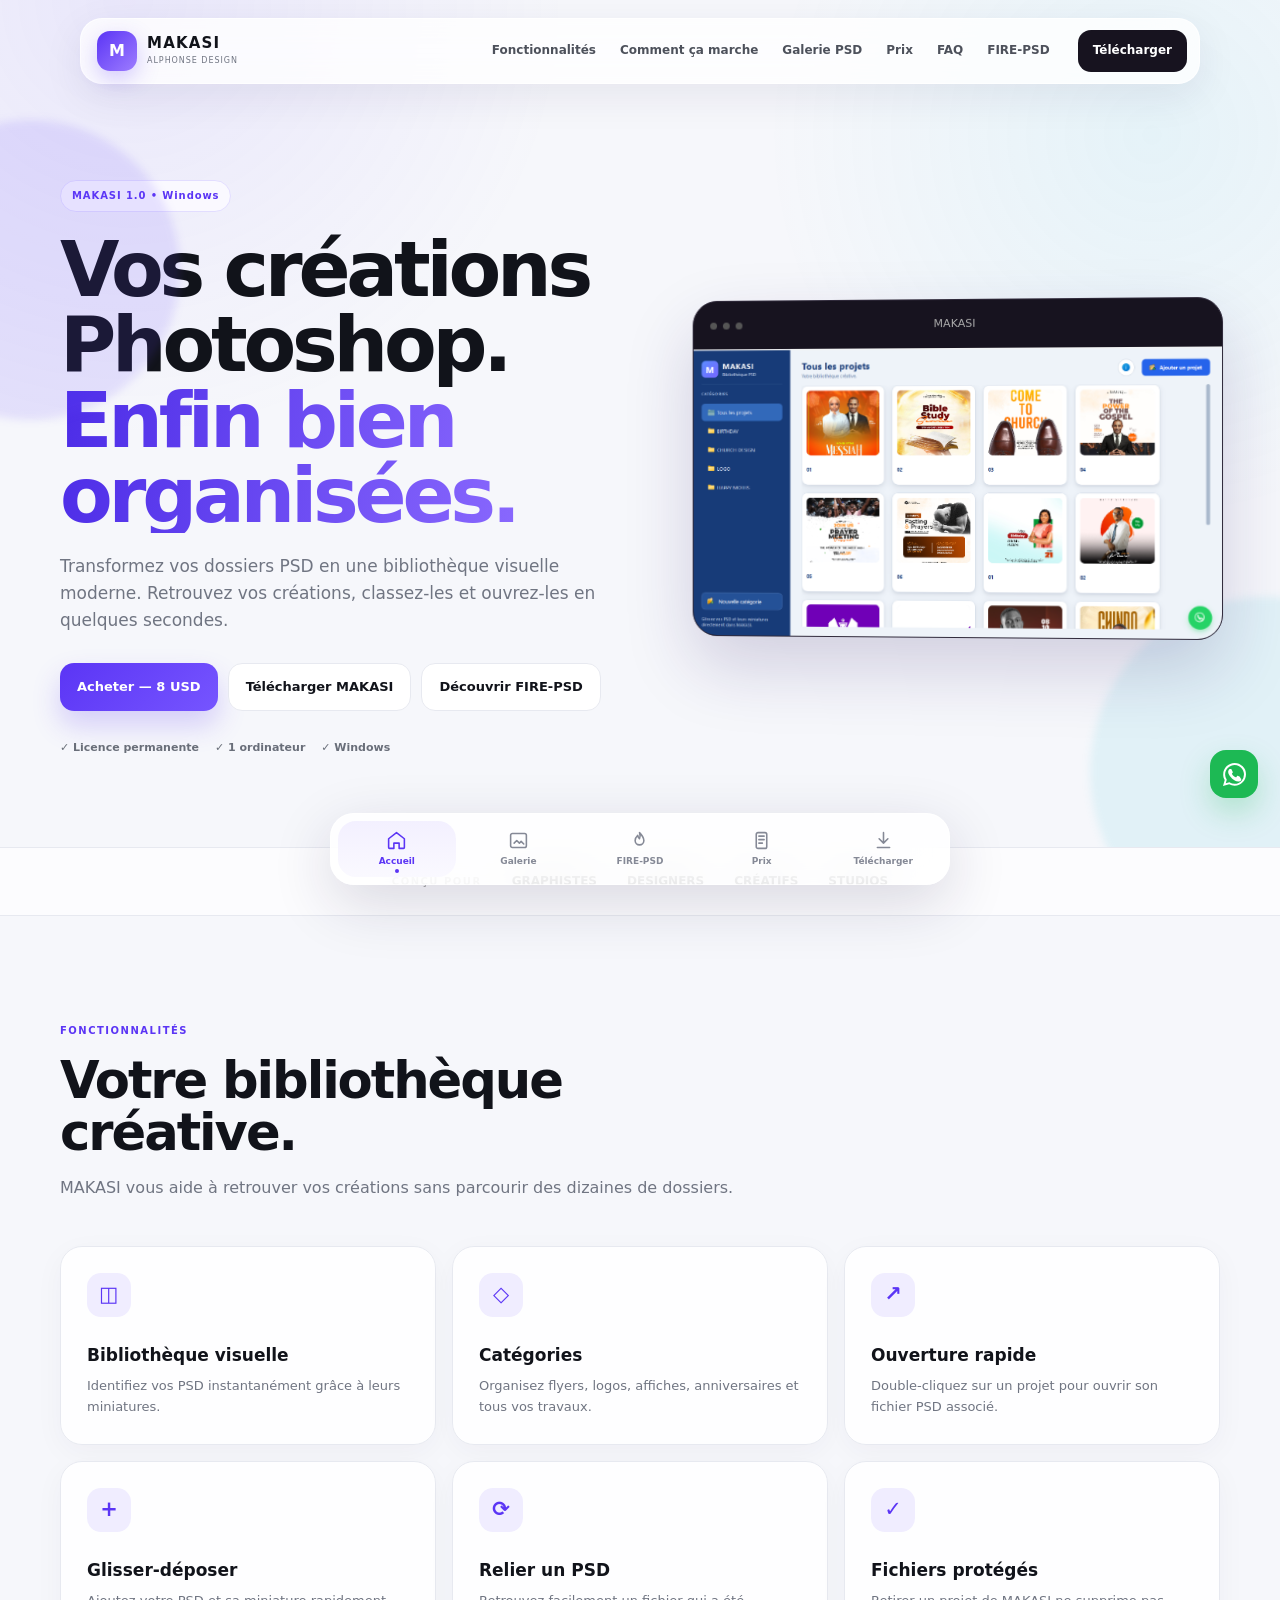
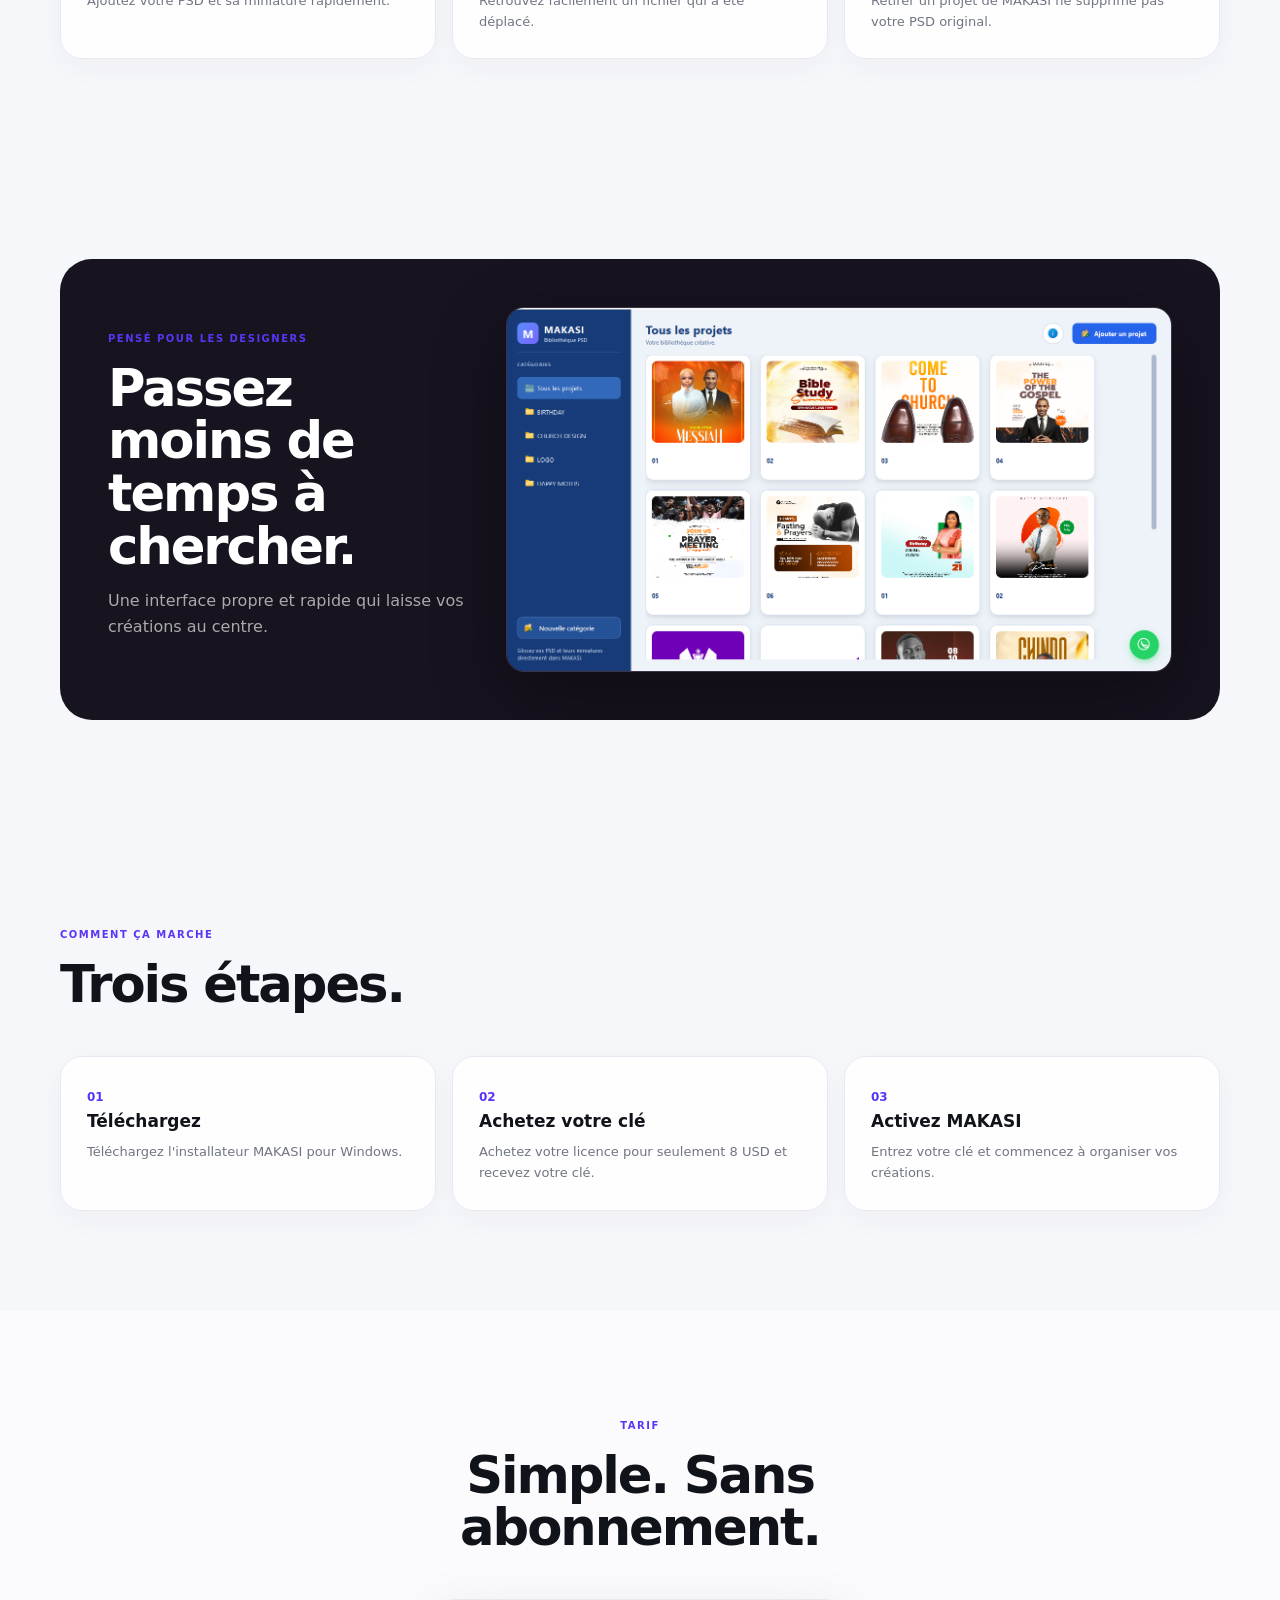
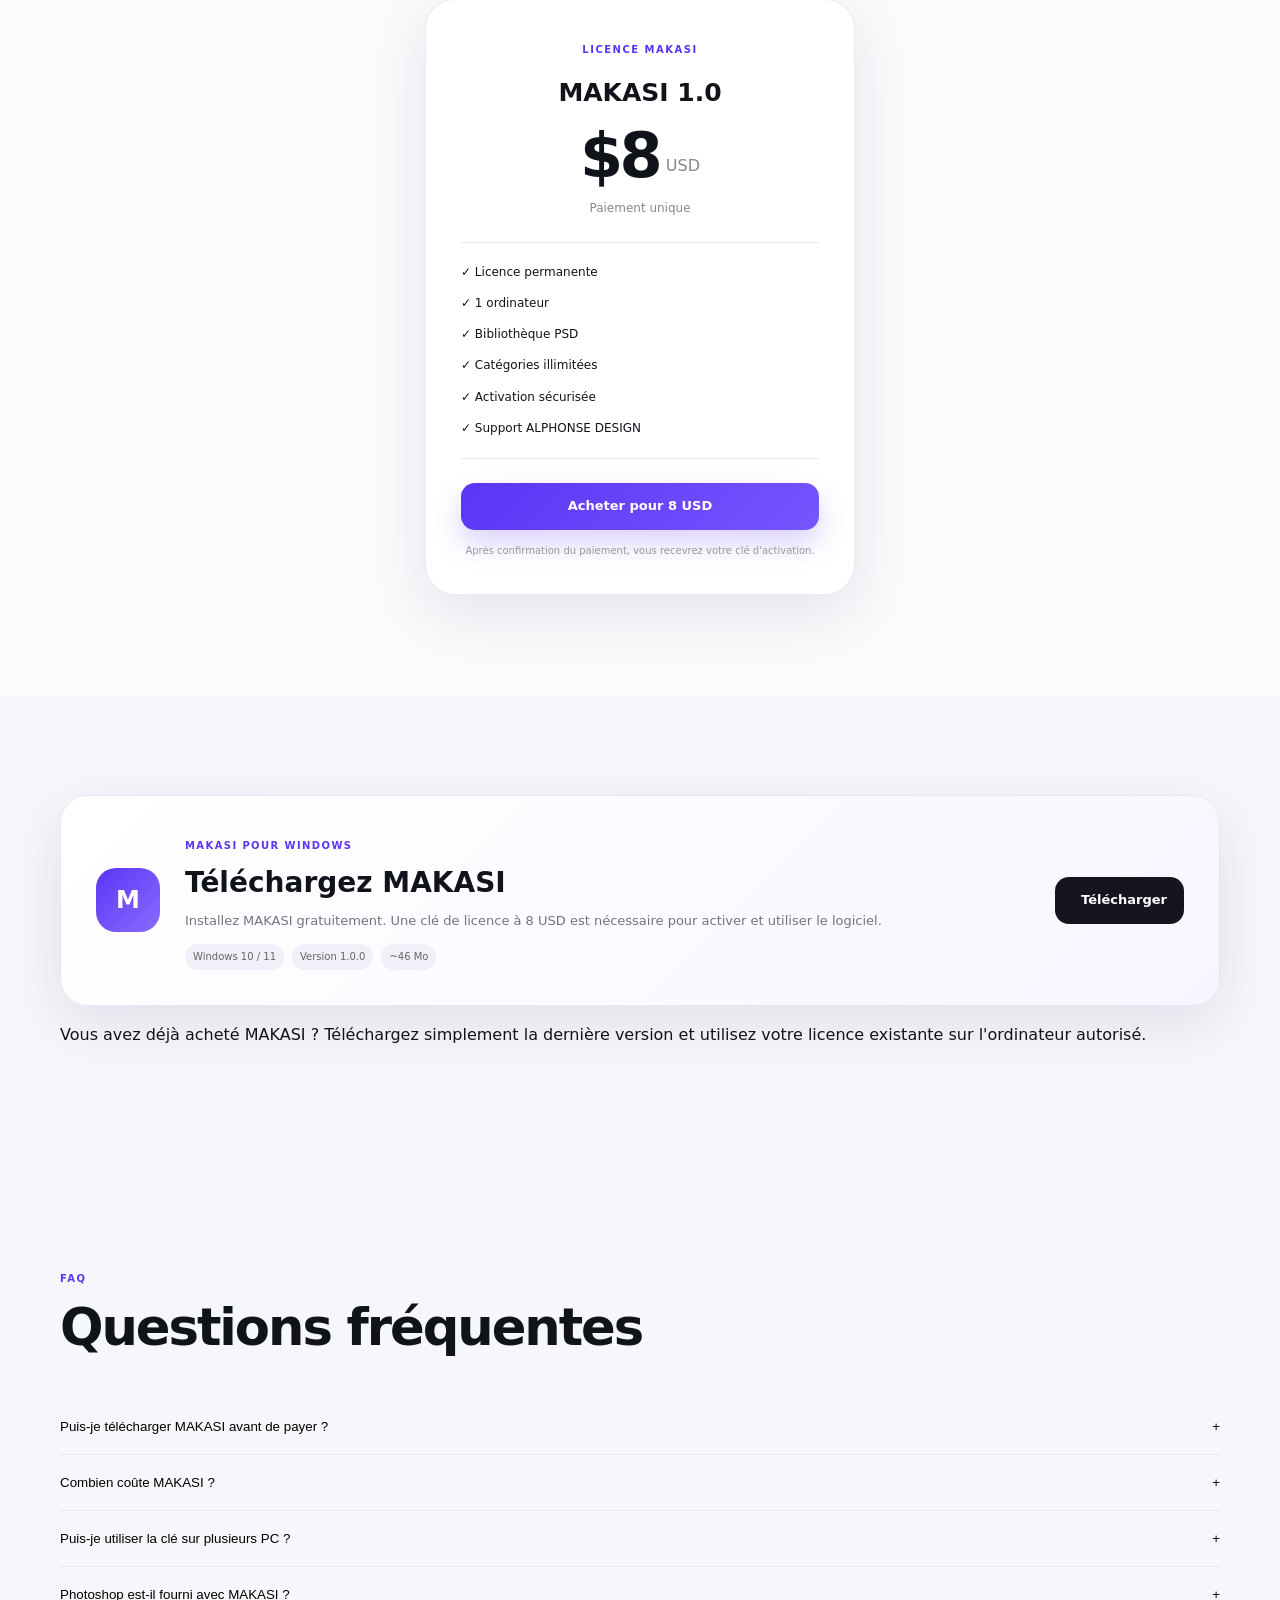
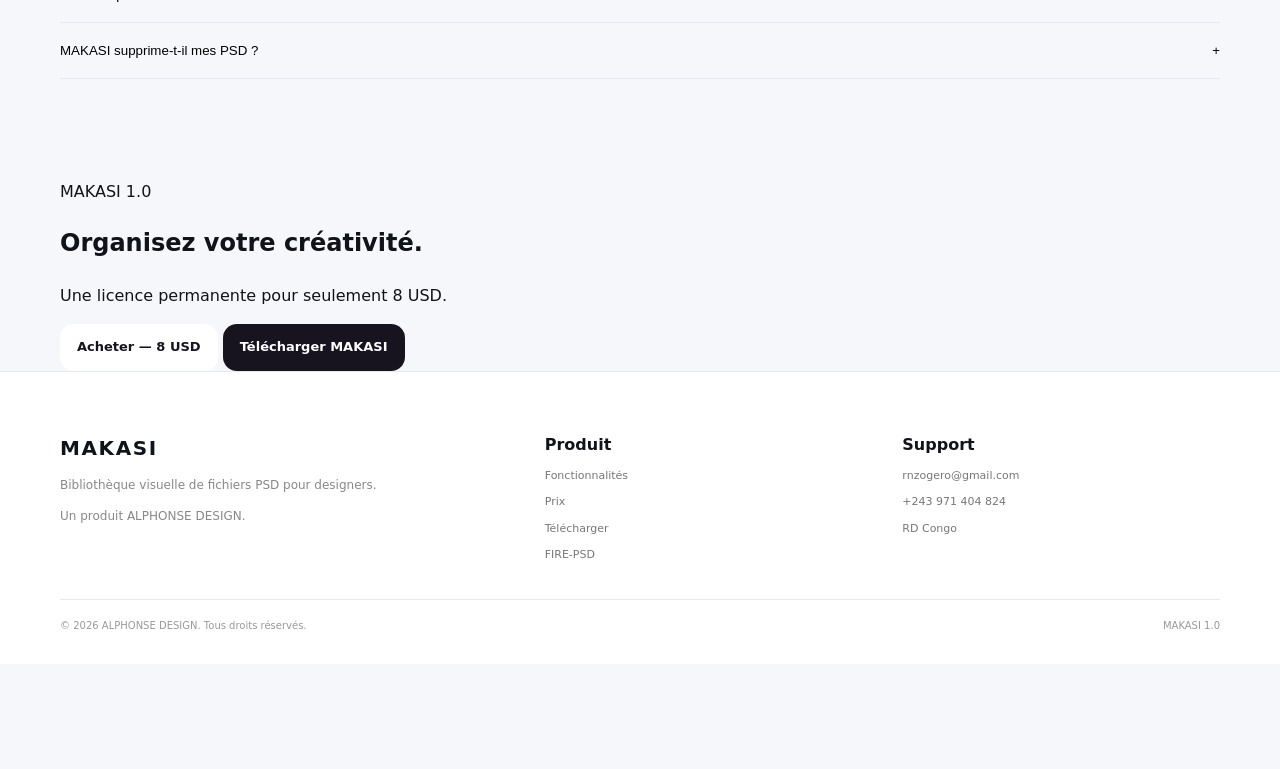
<file: index.html>
<!DOCTYPE html>
<html lang="fr">
   <head>
    <meta charset="UTF-8">

    <meta name="google-site-verification" content="DkB5CJ1ro4SfwtrqPWsECnEuJGnevn4uaLdTn4Rhbu0" />

    <meta
        name="viewport"
        content="width=device-width, initial-scale=1.0"
    >

    <meta
        name="description"
        content="MAKASI — Organisez, visualisez et ouvrez rapidement vos fichiers PSD."
    >

    <title>MAKASI</title>

    <link
        rel="icon"
        href="assets/favicon.ico"
        sizes="any"
    >

    <link
        rel="shortcut icon"
        href="assets/favicon.ico"
        type="image/x-icon"
    >

    <link rel="stylesheet" href="style.css">
</head>

<body>


<!-- =========================================================
     NAVIGATION
========================================================= -->

<header class="navbar">

    <div class="container nav">

        <a href="#home" class="brand">
            <div class="brand-icon">M</div>

            <div>
                <strong>MAKASI</strong>
                <small>ALPHONSE DESIGN</small>
            </div>
        </a>


       <nav id="navLinks">

    <a href="#features">
        Fonctionnalités
    </a>

    <a href="#how">
        Comment ça marche
    </a>

    <a href="galerie.html">
        Galerie PSD
    </a>

    <a href="#pricing">
        Prix
    </a>

    <a href="#faq">
        FAQ
    </a>

    <a href="fire-psd.html">
        FIRE-PSD
    </a>

</nav>


        <a
            href="#download"
            class="nav-download"
        >
            Télécharger
        </a>


        <button
            id="mobileMenu"
            class="mobile-menu"
            aria-label="Menu"
        >
            ☰
        </button>

    </div>

</header>



<main>


<!-- =========================================================
     HERO
========================================================= -->

<section id="home" class="hero">

    <div class="orb orb1"></div>
    <div class="orb orb2"></div>

    <div class="container hero-grid">

        <div class="hero-content reveal">

            <span class="badge">
                MAKASI 1.0 • Windows
            </span>

            <h1>
                Vos créations Photoshop.
                <span>Enfin bien organisées.</span>
            </h1>

            <p>
                Transformez vos dossiers PSD en une bibliothèque
                visuelle moderne. Retrouvez vos créations,
                classez-les et ouvrez-les en quelques secondes.
            </p>

            <div class="hero-buttons">

                <a
                    href="#pricing"
                    class="button primary"
                >
                    Acheter — 8 USD
                </a>

                <a
                    href="#download"
                    class="button secondary"
                >
                    Télécharger MAKASI
                </a>

                <a
                    href="fire-psd.html"
                    class="button secondary"
                >
                    Découvrir FIRE-PSD
                </a>

            </div>


            <div class="hero-info">

                <span>✓ Licence permanente</span>

                <span>✓ 1 ordinateur</span>

                <span>✓ Windows</span>

            </div>

        </div>


        <div class="hero-preview reveal">

            <div class="software-window">

                <div class="window-bar">

                    <div class="dots">
                        <i></i>
                        <i></i>
                        <i></i>
                    </div>

                    <span>MAKASI</span>

                </div>

                <img
                    src="assets/makasi-screen.png"
                    alt="Interface de MAKASI"
                >

            </div>

        </div>

    </div>

</section>



<!-- =========================================================
     TARGET
========================================================= -->

<section class="audience">

    <div class="container audience-content">

        <span>
            CONÇU POUR
        </span>

        <strong>GRAPHISTES</strong>
        <strong>DESIGNERS</strong>
        <strong>CRÉATIFS</strong>
        <strong>STUDIOS</strong>

    </div>

</section>



<!-- =========================================================
     FEATURES
========================================================= -->

<section
    id="features"
    class="section features"
>

    <div class="container">

        <div class="section-title reveal">

            <span>FONCTIONNALITÉS</span>

            <h2>
                Votre bibliothèque créative.
            </h2>

            <p>
                MAKASI vous aide à retrouver vos créations
                sans parcourir des dizaines de dossiers.
            </p>

        </div>


        <div class="feature-grid">


            <article class="feature reveal">

                <div class="feature-icon">
                    ◫
                </div>

                <h3>
                    Bibliothèque visuelle
                </h3>

                <p>
                    Identifiez vos PSD instantanément
                    grâce à leurs miniatures.
                </p>

            </article>


            <article class="feature reveal">

                <div class="feature-icon">
                    ◇
                </div>

                <h3>
                    Catégories
                </h3>

                <p>
                    Organisez flyers, logos, affiches,
                    anniversaires et tous vos travaux.
                </p>

            </article>


            <article class="feature reveal">

                <div class="feature-icon">
                    ↗
                </div>

                <h3>
                    Ouverture rapide
                </h3>

                <p>
                    Double-cliquez sur un projet pour
                    ouvrir son fichier PSD associé.
                </p>

            </article>


            <article class="feature reveal">

                <div class="feature-icon">
                    +
                </div>

                <h3>
                    Glisser-déposer
                </h3>

                <p>
                    Ajoutez votre PSD et sa miniature
                    rapidement.
                </p>

            </article>


            <article class="feature reveal">

                <div class="feature-icon">
                    ⟳
                </div>

                <h3>
                    Relier un PSD
                </h3>

                <p>
                    Retrouvez facilement un fichier
                    qui a été déplacé.
                </p>

            </article>


            <article class="feature reveal">

                <div class="feature-icon">
                    ✓
                </div>

                <h3>
                    Fichiers protégés
                </h3>

                <p>
                    Retirer un projet de MAKASI ne
                    supprime pas votre PSD original.
                </p>

            </article>


        </div>

    </div>

</section>



<!-- =========================================================
     SHOWCASE
========================================================= -->

<section class="section">

    <div class="container">

        <div class="showcase reveal">

            <div class="showcase-text">

                <span>
                    PENSÉ POUR LES DESIGNERS
                </span>

                <h2>
                    Passez moins de temps à chercher.
                </h2>

                <p>
                    Une interface propre et rapide qui
                    laisse vos créations au centre.
                </p>

            </div>


            <div class="showcase-image">

                <img
                    src="assets/makasi-screen.png"
                    alt="MAKASI bibliothèque PSD"
                >

            </div>

        </div>

    </div>

</section>



<!-- =========================================================
     HOW
========================================================= -->

<section
    id="how"
    class="section how"
>

    <div class="container">

        <div class="section-title reveal">

            <span>
                COMMENT ÇA MARCHE
            </span>

            <h2>
                Trois étapes.
            </h2>

        </div>


        <div class="steps">


            <article class="step reveal">

                <b>01</b>

                <h3>
                    Téléchargez
                </h3>

                <p>
                    Téléchargez l'installateur MAKASI
                    pour Windows.
                </p>

            </article>


            <article class="step reveal">

                <b>02</b>

                <h3>
                    Achetez votre clé
                </h3>

                <p>
                    Achetez votre licence pour seulement
                    8 USD et recevez votre clé.
                </p>

            </article>


            <article class="step reveal">

                <b>03</b>

                <h3>
                    Activez MAKASI
                </h3>

                <p>
                    Entrez votre clé et commencez
                    à organiser vos créations.
                </p>

            </article>


        </div>

    </div>

</section>



<!-- =========================================================
     PRICING
========================================================= -->

<section
    id="pricing"
    class="section pricing"
>

    <div class="container">

        <div class="section-title center reveal">

            <span>
                TARIF
            </span>

            <h2>
                Simple. Sans abonnement.
            </h2>

        </div>


        <div class="price-card reveal">

            <span class="price-label">
                LICENCE MAKASI
            </span>

            <h3>
                MAKASI 1.0
            </h3>


            <div class="price">

                <strong>
                    $8
                </strong>

                <span>
                    USD
                </span>

            </div>


            <p class="once">
                Paiement unique
            </p>


            <ul>

                <li>
                    ✓ Licence permanente
                </li>

                <li>
                    ✓ 1 ordinateur
                </li>

                <li>
                    ✓ Bibliothèque PSD
                </li>

                <li>
                    ✓ Catégories illimitées
                </li>

                <li>
                    ✓ Activation sécurisée
                </li>

                <li>
                    ✓ Support ALPHONSE DESIGN
                </li>

            </ul>


            <a
                href="https://wa.me/243971404824?text=Bonjour%20ALPHONSE%20DESIGN%2C%20je%20souhaite%20acheter%20une%20licence%20MAKASI%20%C3%A0%208%20USD."
                target="_blank"
                rel="noopener"
                class="button primary full"
            >
                Acheter pour 8 USD
            </a>


            <small>
                Après confirmation du paiement,
                vous recevrez votre clé d'activation.
            </small>

        </div>

    </div>

</section>



<!-- =========================================================
     DOWNLOAD
========================================================= -->

<section
    id="download"
    class="section download"
>

    <div class="container">

        <div class="download-box reveal">

            <div class="download-icon">
                M
            </div>


            <div class="download-content">

                <span>
                    MAKASI POUR WINDOWS
                </span>

                <h2>
                    Téléchargez MAKASI
                </h2>

                <p>
                    Installez MAKASI gratuitement.
                    Une clé de licence à 8 USD est nécessaire
                    pour activer et utiliser le logiciel.
                </p>


                <div class="requirements">

                    <span>
                        Windows 10 / 11
                    </span>

                    <span>
                        Version 1.0.0
                    </span>

                    <span>
                        ~46 Mo
                    </span>

                </div>

            </div>


            <a
                class="button download-button"
                href="https://github.com/AlphonsedesignAD/makasi-downloads/releases/download/v1.0.0/MAKASI-Setup-1.0.0.exe"
                download
            >

                <svg
                    viewBox="0 0 24 24"
                    aria-hidden="true"
                >

                    <path
                        d="M12 3v12m0 0 5-5m-5 5-5-5M5 20h14"
                    />

                </svg>

                Télécharger

            </a>

        </div>


        <p class="download-note reveal">

            Vous avez déjà acheté MAKASI ?
            Téléchargez simplement la dernière version et
            utilisez votre licence existante sur l'ordinateur autorisé.

        </p>

    </div>

</section>



<!-- =========================================================
     FAQ
========================================================= -->

<section
    id="faq"
    class="section faq-section"
>

    <div class="container">

        <div class="section-title reveal">

            <span>
                FAQ
            </span>

            <h2>
                Questions fréquentes
            </h2>

        </div>


        <div class="faq">


            <article class="faq-item reveal">

                <button class="faq-question">

                    Puis-je télécharger MAKASI avant de payer ?

                    <span>+</span>

                </button>

                <div class="faq-answer">

                    <p>
                        Oui. L'installateur peut être téléchargé
                        gratuitement. Une clé de licence est toutefois
                        nécessaire pour activer MAKASI.
                    </p>

                </div>

            </article>


            <article class="faq-item reveal">

                <button class="faq-question">

                    Combien coûte MAKASI ?

                    <span>+</span>

                </button>

                <div class="faq-answer">

                    <p>
                        La licence MAKASI 1.0 coûte 8 USD,
                        en paiement unique.
                    </p>

                </div>

            </article>


            <article class="faq-item reveal">

                <button class="faq-question">

                    Puis-je utiliser la clé sur plusieurs PC ?

                    <span>+</span>

                </button>

                <div class="faq-answer">

                    <p>
                        Une clé MAKASI est associée à un ordinateur.
                        En cas de changement légitime de PC,
                        contactez le support.
                    </p>

                </div>

            </article>


            <article class="faq-item reveal">

                <button class="faq-question">

                    Photoshop est-il fourni avec MAKASI ?

                    <span>+</span>

                </button>

                <div class="faq-answer">

                    <p>
                        Non. MAKASI organise et ouvre vos fichiers PSD.
                        Adobe Photoshop est un produit indépendant
                        et n'est pas inclus.
                    </p>

                </div>

            </article>


            <article class="faq-item reveal">

                <button class="faq-question">

                    MAKASI supprime-t-il mes PSD ?

                    <span>+</span>

                </button>

                <div class="faq-answer">

                    <p>
                        Non. Lorsque vous retirez un projet de MAKASI,
                        votre fichier Photoshop original reste
                        sur votre ordinateur.
                    </p>

                </div>

            </article>


        </div>

    </div>

</section>



<!-- =========================================================
     CTA
========================================================= -->

<section class="cta">

    <div class="container cta-content reveal">

        <div>

            <span>
                MAKASI 1.0
            </span>

            <h2>
                Organisez votre créativité.
            </h2>

            <p>
                Une licence permanente pour seulement 8 USD.
            </p>

        </div>


        <div class="cta-actions">

            <a
                href="https://wa.me/243971404824?text=Bonjour%20ALPHONSE%20DESIGN%2C%20je%20souhaite%20acheter%20MAKASI%20%C3%A0%208%20USD"
                target="_blank"
                rel="noopener"
                class="button white"
            >
                Acheter — 8 USD
            </a>


            <a
                class="button download-button"
                href="https://github.com/AlphonsedesignAD/makasi-downloads/releases/download/v1.0.0/MAKASI-Setup-1.0.0.exe"
            >
                Télécharger MAKASI
            </a>

        </div>

    </div>

</section>


</main>



<!-- =========================================================
     FOOTER
========================================================= -->

<footer>

    <div class="container footer-grid">

        <div>

            <strong class="footer-logo">
                MAKASI
            </strong>

            <p>
                Bibliothèque visuelle de fichiers PSD
                pour designers.
            </p>

            <p>
                Un produit ALPHONSE DESIGN.
            </p>

        </div>


        <div>

            <strong>
                Produit
            </strong>

            <a href="#features">
                Fonctionnalités
            </a>

            <a href="#pricing">
                Prix
            </a>

            <a href="#download">
                Télécharger
            </a>

            <a href="fire-psd.html">
                FIRE-PSD
            </a>

        </div>


        <div>

            <strong>
                Support
            </strong>

            <a
                href="mailto:rnzogero@gmail.com"
            >
                rnzogero@gmail.com
            </a>

            <a
                href="https://wa.me/243971404824"
                target="_blank"
                rel="noopener"
            >
                +243 971 404 824
            </a>

            <span>
                RD Congo
            </span>

        </div>

    </div>


    <div class="container copyright">

        <span>
            © 2026 ALPHONSE DESIGN. Tous droits réservés.
        </span>

        <span>
            MAKASI 1.0
        </span>

    </div>

</footer>



<!-- =========================================================
     WHATSAPP FLOATING
========================================================= -->

<a
    href="https://wa.me/243971404824?text=Bonjour%2C%20je%20voudrais%20des%20informations%20sur%20MAKASI"
    target="_blank"
    rel="noopener"
    class="whatsapp"
    aria-label="Contacter MAKASI sur WhatsApp"
>

    <svg viewBox="0 0 24 24">

        <path
            d="M20.5 3.5A11.8 11.8 0 0 0 12.1 0C5.5 0 .2 5.3.2 11.9c0 2.1.5 4.1 1.6 5.9L0 24l6.4-1.7a12 12 0 0 0 5.7 1.4h.1c6.5 0 11.8-5.3 11.8-11.9 0-3.2-1.2-6.1-3.5-8.3ZM12.1 21.7a9.8 9.8 0 0 1-5-1.4l-.4-.2-3.8 1 1-3.7-.2-.4a9.8 9.8 0 1 1 8.4 4.7Zm5.4-7.3c-.3-.1-1.7-.8-2-1-.3-.1-.5-.1-.7.2-.2.3-.8 1-.9 1.2-.2.2-.3.2-.6.1-1.7-.8-2.8-1.5-3.9-3.4-.3-.5.3-.5.8-1.6.1-.2 0-.4 0-.6L8.8 6.6c-.2-.5-.5-.4-.7-.4h-.6c-.2 0-.6.1-.9.4-.3.3-1.2 1.2-1.2 2.9s1.3 3.4 1.4 3.6c.2.2 2.5 3.8 6 5.3.8.4 1.5.6 2 .7.8.3 1.6.2 2.2.1.7-.1 1.7-.7 1.9-1.3.2-.7.2-1.3.2-1.4-.1-.1-.3-.2-.6-.3Z"
        />

    </svg>

</a>


<script src="script.js"></script>

</body>
</html>
</file>
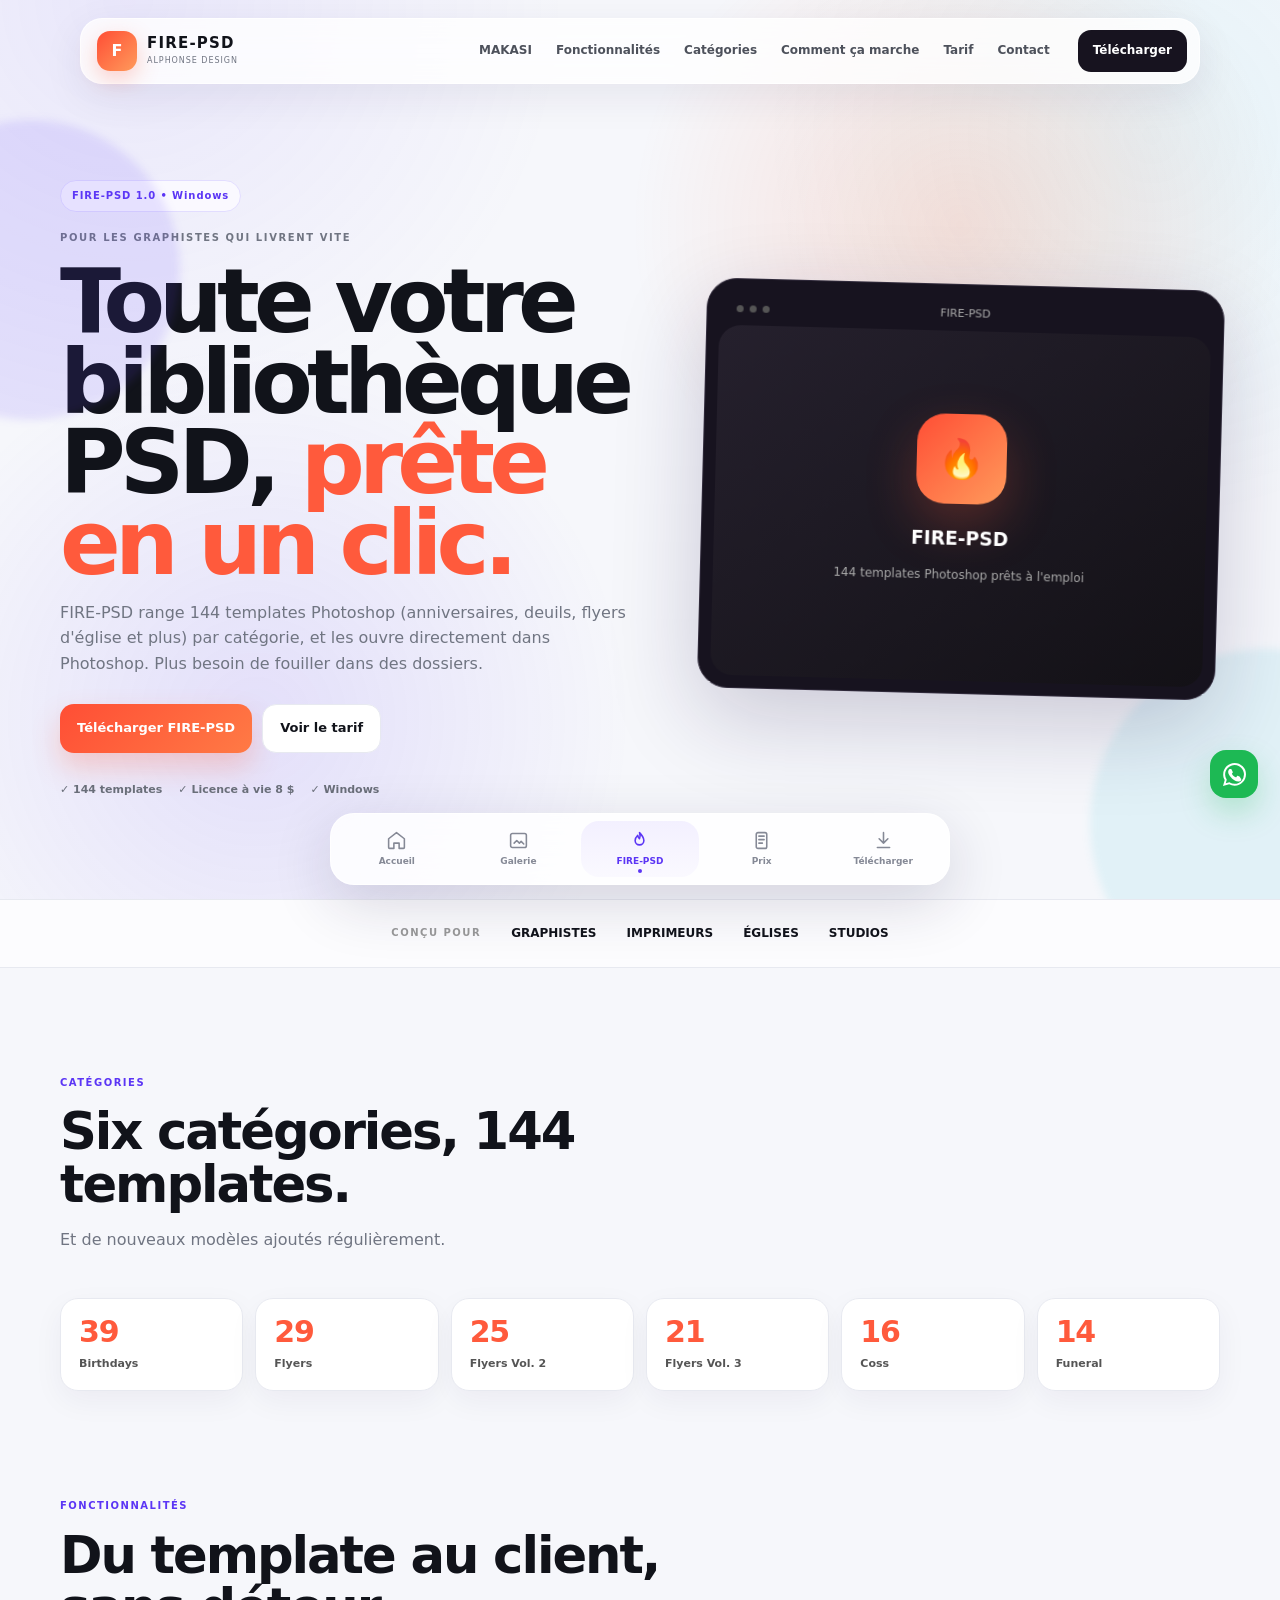
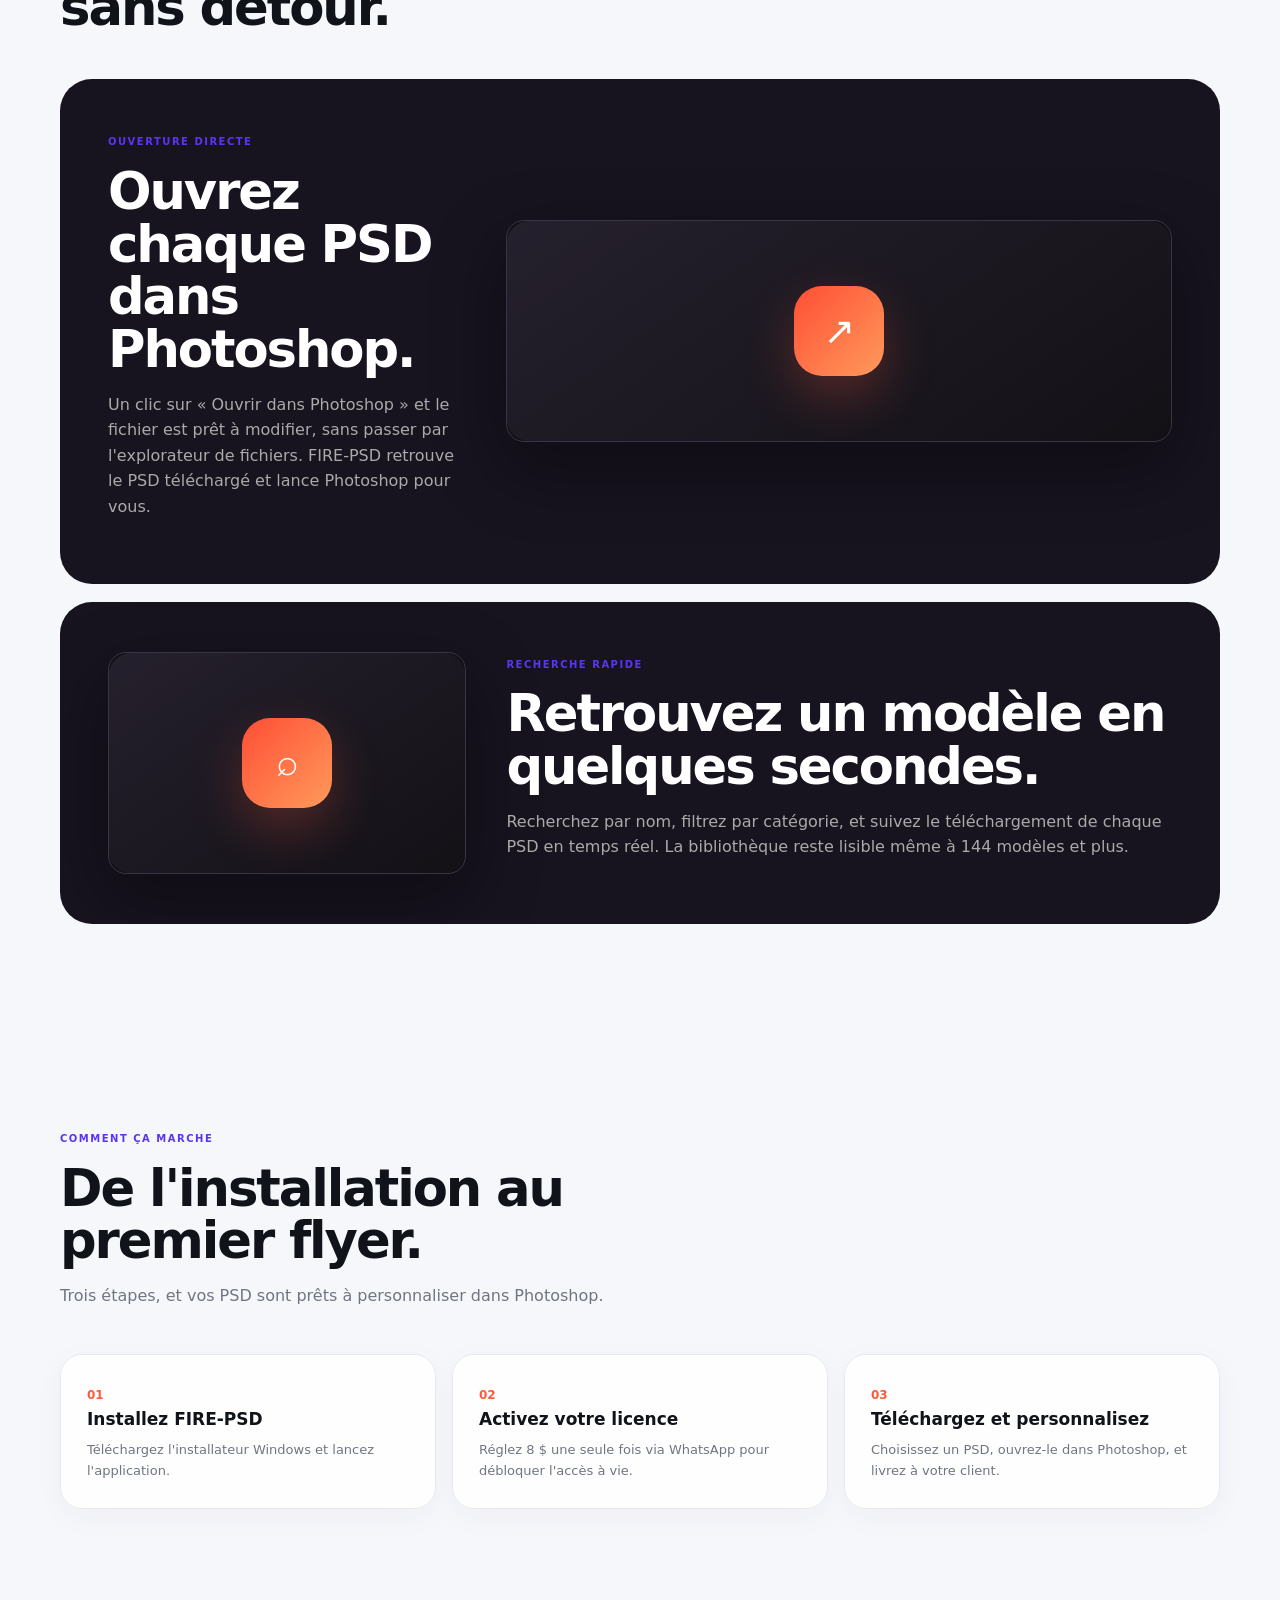
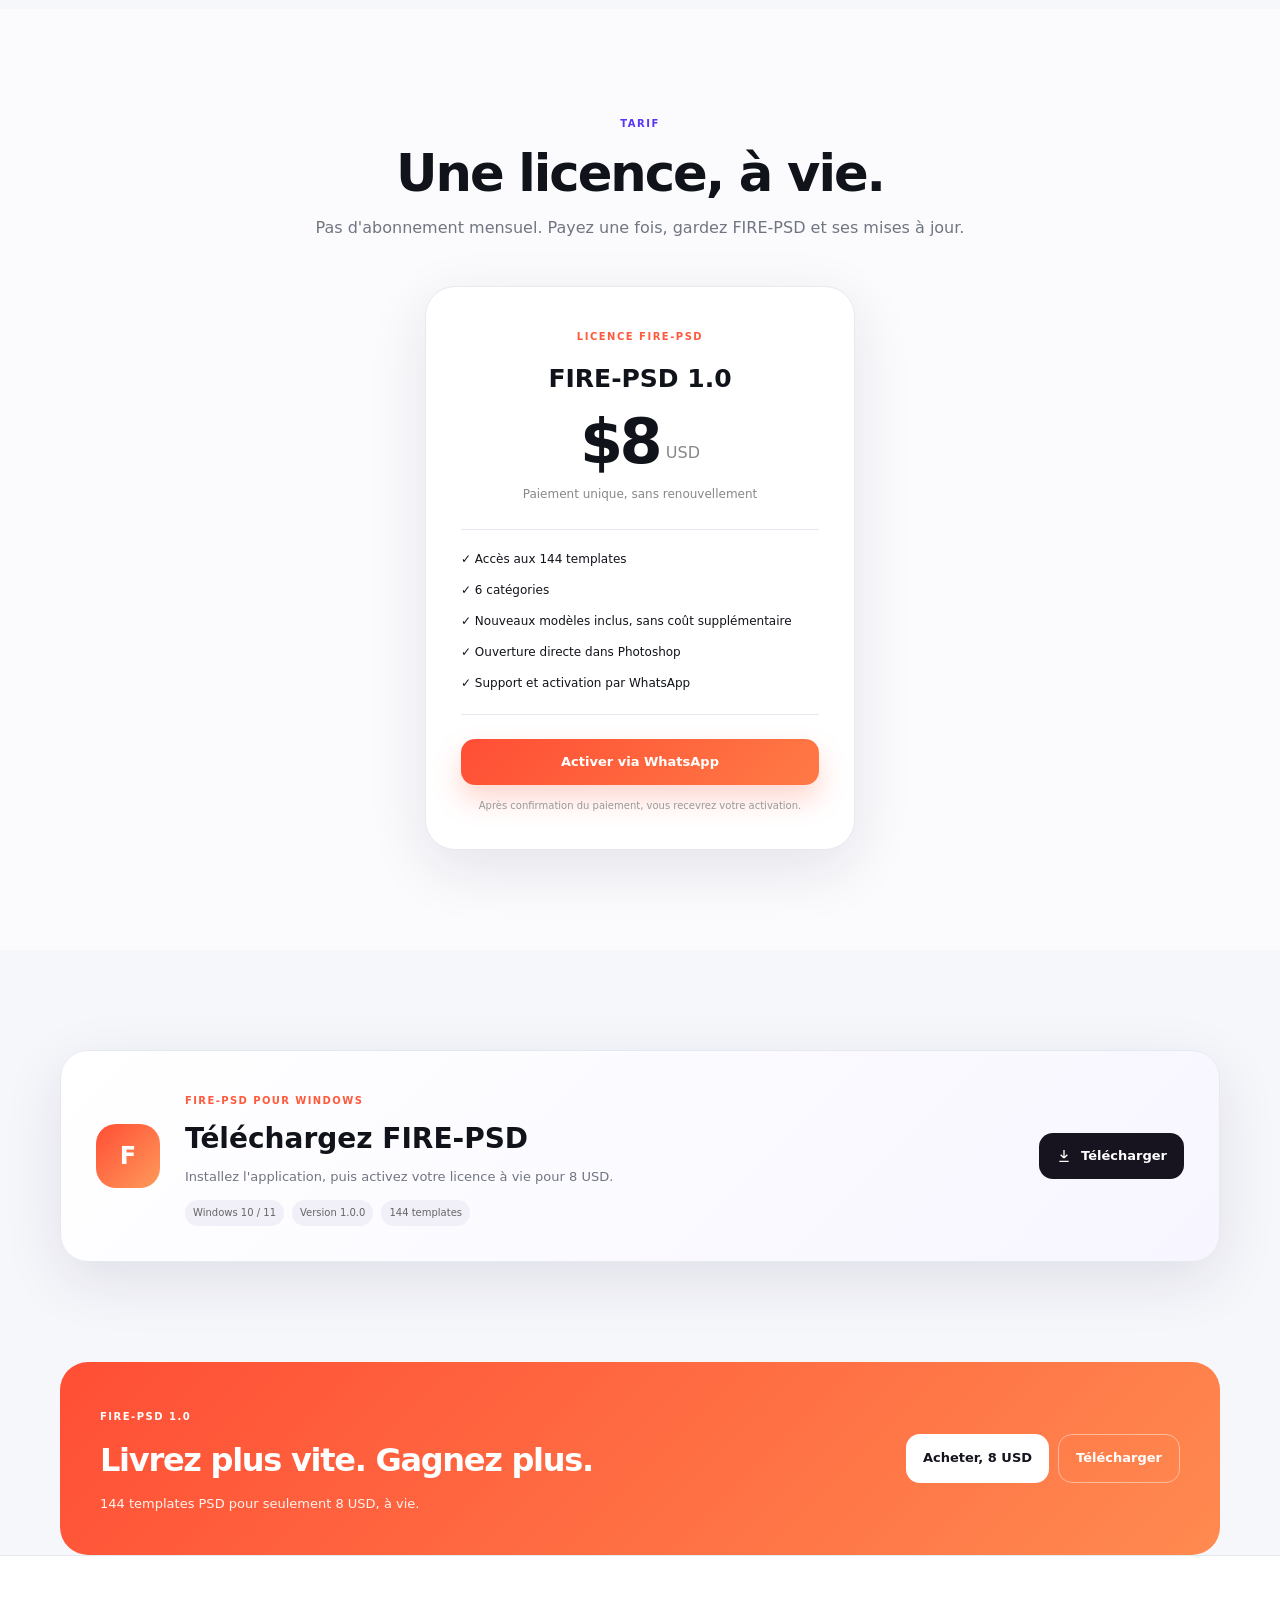
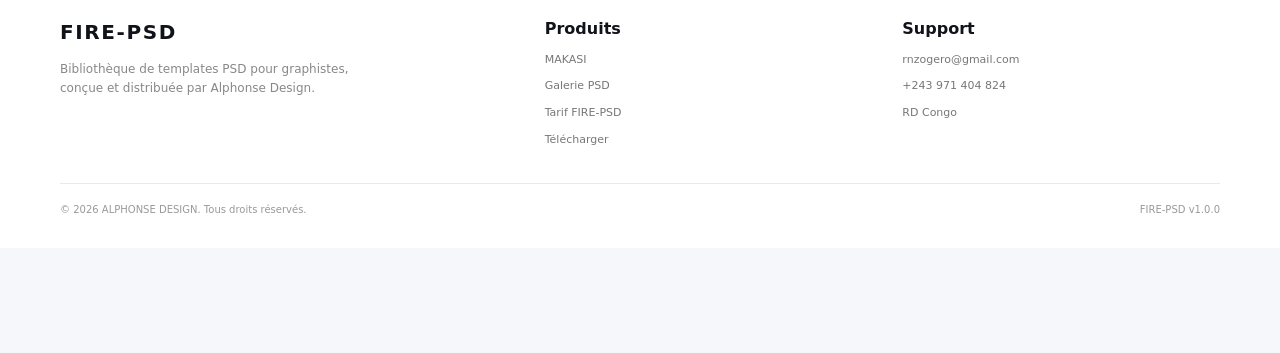
<file: fire-psd.html>
<!DOCTYPE html>
<html lang="fr">
<head>
    <meta charset="UTF-8">
    <meta name="viewport" content="width=device-width, initial-scale=1.0">
    <meta name="description" content="FIRE-PSD : 144 templates Photoshop prêts à l'emploi, rangés par catégorie et ouverts en un clic dans Photoshop. Licence à vie 8 USD.">
    <title>FIRE-PSD | Bibliothèque de templates PSD</title>
    <link rel="icon" href="assets/favicon.ico" sizes="any">
    <link rel="shortcut icon" href="assets/favicon.ico" type="image/x-icon">
    <link rel="stylesheet" href="style.css">
    <style>
        .fire-brand-icon{background:linear-gradient(135deg,#ff4e35,#ff9a5b);box-shadow:0 8px 22px rgba(255,90,60,.28)}
        .button.fire{background:linear-gradient(135deg,#ff4e35,#ff7a45);color:#fff;box-shadow:0 14px 28px rgba(255,90,60,.25)}
        .fire-visual{transform:rotate(1.5deg)}
        .fire-visual img{width:100%;border-radius:20px;display:block}
        .fire-visual .window-bar{height:34px}
        .fire-img-slot img{display:none}
        .fire-img-slot.loaded img{display:block}
        .fire-img-slot.loaded .fire-visual-inner{display:none}
        .fire-stats{display:grid;grid-template-columns:repeat(6,1fr);gap:12px}
        .fire-stats>div{padding:18px;background:#fff;border:1px solid var(--line);border-radius:18px;box-shadow:0 10px 30px rgba(30,24,70,.05);transition:.3s}
        .fire-stats>div:hover{transform:translateY(-5px);border-color:#ffd2c4}
        .fire-stats strong{display:block;font-size:30px;letter-spacing:-.04em;color:#ff5a3c;line-height:1}
        .fire-stats span{display:block;font-size:11px;font-weight:800;color:#555;margin-top:8px}
        .fire-showcase{margin-top:18px}
        .fire-showcase.reverse .showcase-text{order:2}
        .fire-showcase.reverse .showcase-image{order:1}
        .fire-showcase .showcase-image{min-height:220px;background:#131116;display:grid;place-items:center}
        .fire-showcase .showcase-image .fire-visual-inner{min-height:220px;width:100%}
        .fire-kicker-dark{color:#ff8a65}
        .step b.fire-num{color:#ff5a3c}
        .fire-download .download-icon{background:linear-gradient(135deg,#ff4e35,#ff9a5b)}
        .fire-download .download-content>span,.fire-price .price-label{color:#ff5a3c}
        @media(max-width:950px){.fire-stats{grid-template-columns:repeat(3,1fr)}.fire-showcase.reverse .showcase-text,.fire-showcase.reverse .showcase-image{order:initial}}
        @media(max-width:620px){.fire-stats{grid-template-columns:repeat(2,1fr)}}
    </style>
</head>

<body class="fire-page">

<!-- =========================================================
     NAVIGATION
========================================================= -->
<header class="navbar">
    <div class="container nav">
        <a href="#home" class="brand">
            <div class="brand-icon fire-brand-icon">F</div>
            <div>
                <strong>FIRE-PSD</strong>
                <small>ALPHONSE DESIGN</small>
            </div>
        </a>

        <nav id="navLinks">
            <a href="index.html">MAKASI</a>
            <a href="#features">Fonctionnalités</a>
            <a href="#categories">Catégories</a>
            <a href="#how">Comment ça marche</a>
            <a href="#pricing">Tarif</a>
            <a href="#contact">Contact</a>
        </nav>

        <a href="https://drive.google.com/uc?export=download&id=1rXv9AMQUW8Ss-F3jch8G8fdVblvhOwsq" class="nav-download" download>Télécharger</a>
        <button id="mobileMenu" class="mobile-menu" aria-label="Menu">☰</button>
    </div>
</header>

<main>

<!-- =========================================================
     HERO
========================================================= -->
<section id="home" class="fire-hero">
    <div class="orb orb1"></div>
    <div class="orb orb2"></div>

    <div class="container fire-layout">
        <div class="reveal">
            <span class="badge">FIRE-PSD 1.0 • Windows</span>
            <p class="fire-kicker" style="margin-top:18px">POUR LES GRAPHISTES QUI LIVRENT VITE</p>
            <h1>Toute votre bibliothèque PSD, <span>prête en un clic.</span></h1>
            <p>
                FIRE-PSD range 144 templates Photoshop (anniversaires, deuils,
                flyers d'église et plus) par catégorie, et les ouvre directement
                dans Photoshop. Plus besoin de fouiller dans des dossiers.
            </p>

            <div class="hero-buttons">
                <a href="https://drive.google.com/uc?export=download&id=1rXv9AMQUW8Ss-F3jch8G8fdVblvhOwsq" class="button fire" download>Télécharger FIRE-PSD</a>
                <a href="#pricing" class="button secondary">Voir le tarif</a>
            </div>

            <div class="hero-info">
                <span>✓ 144 templates</span>
                <span>✓ Licence à vie 8 $</span>
                <span>✓ Windows</span>
            </div>
        </div>

        <div class="reveal">
            <div class="fire-visual fire-img-slot" data-fire-img="hero">
                <div class="window-bar">
                    <div class="dots"><i></i><i></i><i></i></div>
                    <span>FIRE-PSD</span>
                </div>
                <img alt="Interface de FIRE-PSD">
                <div class="fire-visual-inner">
                    <div>
                        <div class="fire-icon">🔥</div>
                        <h3>FIRE-PSD</h3>
                        <p>144 templates Photoshop prêts à l'emploi</p>
                    </div>
                </div>
            </div>
        </div>
    </div>
</section>

<!-- =========================================================
     AUDIENCE
========================================================= -->
<section class="audience">
    <div class="container audience-content">
        <span>CONÇU POUR</span>
        <strong>GRAPHISTES</strong>
        <strong>IMPRIMEURS</strong>
        <strong>ÉGLISES</strong>
        <strong>STUDIOS</strong>
    </div>
</section>

<!-- =========================================================
     CATEGORIES
========================================================= -->
<section id="categories" class="section">
    <div class="container">
        <div class="section-title reveal">
            <span>CATÉGORIES</span>
            <h2>Six catégories, 144 templates.</h2>
            <p>Et de nouveaux modèles ajoutés régulièrement.</p>
        </div>

        <div class="fire-stats">
            <div class="reveal"><strong>39</strong><span>Birthdays</span></div>
            <div class="reveal"><strong>29</strong><span>Flyers</span></div>
            <div class="reveal"><strong>25</strong><span>Flyers Vol. 2</span></div>
            <div class="reveal"><strong>21</strong><span>Flyers Vol. 3</span></div>
            <div class="reveal"><strong>16</strong><span>Coss</span></div>
            <div class="reveal"><strong>14</strong><span>Funeral</span></div>
        </div>
    </div>
</section>

<!-- =========================================================
     FEATURES
========================================================= -->
<section id="features" class="section" style="padding-top:0">
    <div class="container">
        <div class="section-title reveal">
            <span>FONCTIONNALITÉS</span>
            <h2>Du template au client, sans détour.</h2>
        </div>

        <div class="showcase fire-showcase reveal">
            <div class="showcase-text">
                <span class="fire-kicker-dark">OUVERTURE DIRECTE</span>
                <h2>Ouvrez chaque PSD dans Photoshop.</h2>
                <p>
                    Un clic sur « Ouvrir dans Photoshop » et le fichier est prêt
                    à modifier, sans passer par l'explorateur de fichiers.
                    FIRE-PSD retrouve le PSD téléchargé et lance Photoshop pour vous.
                </p>
            </div>
            <div class="showcase-image fire-img-slot" data-fire-img="feature1">
                <img alt="Ouvrir un PSD dans Photoshop avec FIRE-PSD">
                <div class="fire-visual-inner"><div class="fire-icon">↗</div></div>
            </div>
        </div>

        <div class="showcase fire-showcase reverse reveal">
            <div class="showcase-text">
                <span class="fire-kicker-dark">RECHERCHE RAPIDE</span>
                <h2>Retrouvez un modèle en quelques secondes.</h2>
                <p>
                    Recherchez par nom, filtrez par catégorie, et suivez le
                    téléchargement de chaque PSD en temps réel. La bibliothèque
                    reste lisible même à 144 modèles et plus.
                </p>
            </div>
            <div class="showcase-image fire-img-slot" data-fire-img="feature2">
                <img alt="Recherche et filtres dans FIRE-PSD">
                <div class="fire-visual-inner"><div class="fire-icon">⌕</div></div>
            </div>
        </div>
    </div>
</section>

<!-- =========================================================
     HOW
========================================================= -->
<section id="how" class="section how">
    <div class="container">
        <div class="section-title reveal">
            <span>COMMENT ÇA MARCHE</span>
            <h2>De l'installation au premier flyer.</h2>
            <p>Trois étapes, et vos PSD sont prêts à personnaliser dans Photoshop.</p>
        </div>

        <div class="steps">
            <article class="step reveal">
                <b class="fire-num">01</b>
                <h3>Installez FIRE-PSD</h3>
                <p>Téléchargez l'installateur Windows et lancez l'application.</p>
            </article>
            <article class="step reveal">
                <b class="fire-num">02</b>
                <h3>Activez votre licence</h3>
                <p>Réglez 8 $ une seule fois via WhatsApp pour débloquer l'accès à vie.</p>
            </article>
            <article class="step reveal">
                <b class="fire-num">03</b>
                <h3>Téléchargez et personnalisez</h3>
                <p>Choisissez un PSD, ouvrez-le dans Photoshop, et livrez à votre client.</p>
            </article>
        </div>
    </div>
</section>

<!-- =========================================================
     PRICING
========================================================= -->
<section id="pricing" class="section pricing">
    <div class="container">
        <div class="section-title center reveal">
            <span>TARIF</span>
            <h2>Une licence, à vie.</h2>
            <p>Pas d'abonnement mensuel. Payez une fois, gardez FIRE-PSD et ses mises à jour.</p>
        </div>

        <div class="price-card fire-price reveal">
            <span class="price-label">LICENCE FIRE-PSD</span>
            <h3>FIRE-PSD 1.0</h3>
            <div class="price">
                <strong>$8</strong>
                <span>USD</span>
            </div>
            <p class="once">Paiement unique, sans renouvellement</p>

            <ul>
                <li>✓ Accès aux 144 templates</li>
                <li>✓ 6 catégories</li>
                <li>✓ Nouveaux modèles inclus, sans coût supplémentaire</li>
                <li>✓ Ouverture directe dans Photoshop</li>
                <li>✓ Support et activation par WhatsApp</li>
            </ul>

            <a href="https://wa.me/243971404824?text=Bonjour%20ALPHONSE%20DESIGN%2C%20je%20souhaite%20activer%20une%20licence%20FIRE-PSD%20%C3%A0%208%20USD." target="_blank" rel="noopener" class="button fire full">Activer via WhatsApp</a>
            <small>Après confirmation du paiement, vous recevrez votre activation.</small>
        </div>
    </div>
</section>

<!-- =========================================================
     DOWNLOAD
========================================================= -->
<section id="download" class="section download">
    <div class="container">
        <div class="download-box fire-download reveal">
            <div class="download-icon">F</div>
            <div class="download-content">
                <span>FIRE-PSD POUR WINDOWS</span>
                <h2>Téléchargez FIRE-PSD</h2>
                <p>Installez l'application, puis activez votre licence à vie pour 8 USD.</p>
                <div class="requirements">
                    <span>Windows 10 / 11</span>
                    <span>Version 1.0.0</span>
                    <span>144 templates</span>
                </div>
            </div>
            <a class="button download-button" href="https://drive.google.com/uc?export=download&id=1rXv9AMQUW8Ss-F3jch8G8fdVblvhOwsq" download>
                <svg viewBox="0 0 24 24" aria-hidden="true" width="16" height="16" fill="none" stroke="currentColor" stroke-width="2"><path d="M12 3v12m0 0 5-5m-5 5-5-5M5 20h14"/></svg>
                Télécharger
            </a>
        </div>
    </div>
</section>

<!-- =========================================================
     CTA
========================================================= -->
<section class="cta">
    <div class="container">
        <div class="gallery-makasi-box reveal" style="background:linear-gradient(135deg,#ff4e35,#ff8a50)">
            <div>
                <span style="font-size:10px;font-weight:900;letter-spacing:.15em">FIRE-PSD 1.0</span>
                <h2>Livrez plus vite. Gagnez plus.</h2>
                <p style="color:#fff3ee">144 templates PSD pour seulement 8 USD, à vie.</p>
            </div>
            <div class="gallery-makasi-actions">
                <a href="https://wa.me/243971404824?text=Bonjour%20ALPHONSE%20DESIGN%2C%20je%20souhaite%20acheter%20FIRE-PSD%20%C3%A0%208%20USD" target="_blank" rel="noopener" class="button white">Acheter, 8 USD</a>
                <a href="https://drive.google.com/uc?export=download&id=1rXv9AMQUW8Ss-F3jch8G8fdVblvhOwsq" class="button gallery-outline" download>Télécharger</a>
            </div>
        </div>
    </div>
</section>

</main>

<!-- =========================================================
     FOOTER
========================================================= -->
<footer id="contact">
    <div class="container footer-grid">
        <div>
            <strong class="footer-logo">FIRE-PSD</strong>
            <p>Bibliothèque de templates PSD pour graphistes, conçue et distribuée par Alphonse Design.</p>
        </div>
        <div>
            <strong>Produits</strong>
            <a href="index.html">MAKASI</a>
            <a href="galerie.html">Galerie PSD</a>
            <a href="#pricing">Tarif FIRE-PSD</a>
            <a href="#download">Télécharger</a>
        </div>
        <div>
            <strong>Support</strong>
            <a href="mailto:rnzogero@gmail.com">rnzogero@gmail.com</a>
            <a href="https://wa.me/243971404824" target="_blank" rel="noopener">+243 971 404 824</a>
            <span>RD Congo</span>
        </div>
    </div>
    <div class="container copyright">
        <span>© 2026 ALPHONSE DESIGN. Tous droits réservés.</span>
        <span>FIRE-PSD v1.0.0</span>
    </div>
</footer>

<!-- WHATSAPP FLOATING -->
<a href="https://wa.me/243971404824?text=Bonjour%2C%20je%20voudrais%20des%20informations%20sur%20FIRE-PSD" target="_blank" rel="noopener" class="whatsapp" aria-label="Contacter FIRE-PSD sur WhatsApp">
    <svg viewBox="0 0 24 24"><path d="M20.5 3.5A11.8 11.8 0 0 0 12.1 0C5.5 0 .2 5.3.2 11.9c0 2.1.5 4.1 1.6 5.9L0 24l6.4-1.7a12 12 0 0 0 5.7 1.4h.1c6.5 0 11.8-5.3 11.8-11.9 0-3.2-1.2-6.1-3.5-8.3ZM12.1 21.7a9.8 9.8 0 0 1-5-1.4l-.4-.2-3.8 1 1-3.7-.2-.4a9.8 9.8 0 1 1 8.4 4.7Zm5.4-7.3c-.3-.1-1.7-.8-2-1-.3-.1-.5-.1-.7.2-.2.3-.8 1-.9 1.2-.2.2-.3.2-.6.1-1.7-.8-2.8-1.5-3.9-3.4-.3-.5.3-.5.8-1.6.1-.2 0-.4 0-.6L8.8 6.6c-.2-.5-.5-.4-.7-.4h-.6c-.2 0-.6.1-.9.4-.3.3-1.2 1.2-1.2 2.9s1.3 3.4 1.4 3.6c.2.2 2.5 3.8 6 5.3.8.4 1.5.6 2 .7.8.3 1.6.2 2.2.1.7-.1 1.7-.7 1.9-1.3.2-.7.2-1.3.2-1.4-.1-.1-.3-.2-.6-.3Z"/></svg>
</a>

<script src="script.js"></script>
<script>
/* Images d'origine de FIRE-PSD : chargées depuis l'ancienne version de la page
   (conservée dans l'historique GitHub), pour garder exactement les mêmes visuels. */
(function () {
    var sources = [
        "https://raw.githubusercontent.com/AlphonsedesignAD/makasi/ffb0f29a9f5aa0799f1a1d04fcd57dac8a7bafcd/fire-psd.html",
        "https://raw.githubusercontent.com/AlphonsedesignAD/fire/main/fire-psd-landing.html"
    ];
    var KEY = "firepsd-images-v1";

    function apply(list) {
        if (!list || !list.length) return;
        var slots = { hero: list[0], feature1: list[1], feature2: list[2] };
        document.querySelectorAll("[data-fire-img]").forEach(function (slot) {
            var src = slots[slot.getAttribute("data-fire-img")];
            var img = slot.querySelector("img");
            if (!src || !img) return;
            img.onload = function () { slot.classList.add("loaded"); };
            img.src = src;
        });
    }

    function extract(html) {
        var doc = new DOMParser().parseFromString(html, "text/html");
        var pick = function (sel) { var el = doc.querySelector(sel); return el ? el.getAttribute("src") : null; };
        var hero = pick(".hero-visual img") || pick(".app-frame img");
        var feats = Array.prototype.map.call(doc.querySelectorAll(".feature-media img"), function (i) { return i.getAttribute("src"); });
        var all = Array.prototype.map.call(doc.querySelectorAll("img"), function (i) { return i.getAttribute("src"); }).filter(Boolean);
        var list = [hero || all[0], feats[0] || all[1], feats[1] || all[2]];
        return list.filter(Boolean).length ? list : all;
    }

    try {
        var cached = sessionStorage.getItem(KEY);
        if (cached) { apply(JSON.parse(cached)); return; }
    } catch (e) {}

    (function tryNext(i) {
        if (i >= sources.length) return;
        fetch(sources[i])
            .then(function (r) { if (!r.ok) throw new Error(r.status); return r.text(); })
            .then(function (html) {
                var list = extract(html);
                if (!list.length) throw new Error("no images");
                apply(list);
                try { sessionStorage.setItem(KEY, JSON.stringify(list)); } catch (e) {}
            })
            .catch(function () { tryNext(i + 1); });
    })(0);
})();
</script>

</body>
</html>
</file>
<file: style.css>
:root{--bg:#f6f7fb;--surface:#fff;--text:#11131a;--muted:#707582;--line:#e7e9f0;--primary:#5b35f5;--primary2:#8a6cff;--dark:#17131f;--shadow:0 18px 60px rgba(30,24,70,.10)}*{box-sizing:border-box}html{scroll-behavior:smooth}body{margin:0;background:var(--bg);color:var(--text);font-family:Inter,ui-sans-serif,system-ui,-apple-system,"Segoe UI",sans-serif;line-height:1.6;padding-bottom:105px}body:before{content:"";position:fixed;inset:0;pointer-events:none;background:radial-gradient(circle at 10% 0%,rgba(124,92,255,.10),transparent 30%),radial-gradient(circle at 90% 15%,rgba(38,198,218,.08),transparent 28%);z-index:-1}a{color:inherit}img{max-width:100%;display:block}.container{width:min(1160px,calc(100% - 40px));margin:auto}.section{padding:100px 0}.center{text-align:center}.navbar{position:fixed;top:18px;left:0;right:0;z-index:1000;background:transparent;border:0;pointer-events:none}.navbar .container.nav{pointer-events:auto;width:min(1120px,calc(100% - 28px));height:66px;padding:8px 12px 8px 16px;border:1px solid rgba(255,255,255,.75);background:rgba(255,255,255,.78);backdrop-filter:blur(22px);border-radius:22px;box-shadow:0 12px 40px rgba(35,27,80,.08);display:flex;align-items:center;gap:18px}.navbar.scrolled .nav{box-shadow:0 18px 55px rgba(35,27,80,.14);background:rgba(255,255,255,.92)}.brand{display:flex;align-items:center;gap:10px;text-decoration:none}.brand-icon{width:40px;height:40px;border-radius:13px;background:linear-gradient(135deg,var(--primary),#9d7cff);color:#fff;display:grid;place-items:center;font-weight:900;box-shadow:0 8px 22px rgba(91,53,245,.25)}.brand strong,.brand small{display:block;line-height:1.05}.brand strong{font-size:15px;letter-spacing:.08em}.brand small{font-size:8px;color:var(--muted);margin-top:5px;letter-spacing:.12em}#navLinks{display:flex;align-items:center;gap:4px;margin-left:auto}#navLinks a{font-size:12px;font-weight:700;text-decoration:none;padding:9px 10px;border-radius:11px;color:#4d515b;transition:.25s}#navLinks a:hover,#navLinks .active-link{background:#f0edff;color:var(--primary)}.nav-download{font-size:12px;font-weight:800;text-decoration:none;background:var(--dark);color:#fff;padding:11px 15px;border-radius:13px;white-space:nowrap}.mobile-menu{display:none;border:0;background:#f2f1f7;border-radius:12px;width:40px;height:40px;font-size:18px}.hero{min-height:800px;padding:180px 0 90px;position:relative;overflow:hidden}.hero-grid{display:grid;grid-template-columns:1fr .95fr;gap:70px;align-items:center}.badge{display:inline-flex;padding:7px 11px;border:1px solid #e2ddff;background:#faf9ff;border-radius:999px;color:var(--primary);font-size:10px;font-weight:900;letter-spacing:.09em}.hero h1{font-size:clamp(46px,6vw,78px);line-height:.98;letter-spacing:-.055em;margin:20px 0}.hero h1 span{display:block;background:linear-gradient(100deg,#4c2ce7,#8d6cff,#22b8cf);-webkit-background-clip:text;background-clip:text;color:transparent;background-size:180% auto;animation:gradientMove 7s linear infinite}.hero p{max-width:610px;color:var(--muted);font-size:17px}.hero-buttons{display:flex;flex-wrap:wrap;gap:10px;margin:28px 0}.button{display:inline-flex;align-items:center;justify-content:center;gap:9px;padding:13px 17px;border-radius:14px;text-decoration:none;font-weight:800;font-size:13px;transition:.3s;cursor:pointer;border:0}.button.primary{background:linear-gradient(135deg,var(--primary),#7655ff);color:#fff;box-shadow:0 14px 28px rgba(91,53,245,.22)}.button.secondary{background:#fff;border:1px solid var(--line)}.button:hover{transform:translateY(-3px)}.hero-info{display:flex;gap:16px;flex-wrap:wrap;color:#696e79;font-size:11px;font-weight:700}.software-window{background:#17131f;border:1px solid #302a3b;border-radius:25px;overflow:hidden;transform:perspective(1100px) rotateY(-3deg);transition:.4s;box-shadow:0 30px 70px rgba(40,24,100,.18)}.software-window:hover{transform:perspective(1100px) rotateY(0) translateY(-6px)}.window-bar{height:48px;display:flex;align-items:center;justify-content:center;color:#aaa;font-size:11px;position:relative}.dots{position:absolute;left:17px;display:flex;gap:6px}.dots i{width:7px;height:7px;border-radius:50%;background:#555}.software-window img{width:100%;background:#101015}.orb{position:absolute;border-radius:50%;filter:blur(4px);pointer-events:none}.orb1{width:300px;height:300px;background:rgba(102,73,255,.13);top:120px;left:-120px}.orb2{width:350px;height:350px;background:rgba(38,198,218,.10);right:-160px;bottom:-100px}.audience{padding:24px 0;border-block:1px solid var(--line);background:rgba(255,255,255,.65)}.audience-content{display:flex;align-items:center;justify-content:center;gap:30px;flex-wrap:wrap}.audience-content span{font-size:10px;color:#999;font-weight:900;letter-spacing:.15em}.audience-content strong{font-size:12px}.section-title{max-width:720px;margin-bottom:45px}.section-title.center{margin-inline:auto}.section-title>span,.gallery-label,.showcase-text>span{font-size:10px;font-weight:900;letter-spacing:.15em;color:var(--primary)}.section-title h2,.showcase h2{font-size:clamp(34px,4vw,54px);line-height:1.03;letter-spacing:-.04em;margin:12px 0}.section-title p,.showcase p{color:var(--muted)}.feature-grid,.steps,.fire-cards{display:grid;grid-template-columns:repeat(3,1fr);gap:16px}.feature,.step,.fire-card{background:rgba(255,255,255,.86);border:1px solid var(--line);border-radius:22px;padding:26px;box-shadow:0 8px 30px rgba(40,30,80,.04);transition:.35s}.feature:hover,.step:hover,.fire-card:hover{transform:translateY(-7px);box-shadow:var(--shadow);border-color:#ddd7ff}.feature-icon{width:44px;height:44px;border-radius:14px;background:#f0edff;color:var(--primary);display:grid;place-items:center;font-size:21px;font-weight:900;margin-bottom:25px}.feature h3,.step h3,.fire-card h3{margin:0 0 7px;font-size:17px}.feature p,.step p,.fire-card p{color:var(--muted);font-size:13px;margin:0}.showcase{background:var(--dark);color:#fff;border-radius:32px;padding:48px;display:grid;grid-template-columns:.7fr 1.3fr;gap:40px;align-items:center;overflow:hidden}.showcase-text p{color:#aaa}.showcase-image{border:1px solid #3b3447;border-radius:18px;overflow:hidden;box-shadow:0 25px 70px rgba(0,0,0,.35)}.step b{font-size:12px;color:var(--primary)}.pricing{background:#fbfbfd}.price-card{width:min(430px,100%);margin:auto;background:#fff;border:1px solid var(--line);border-radius:30px;padding:35px;box-shadow:var(--shadow);text-align:center}.price-label{font-size:10px;color:var(--primary);font-weight:900;letter-spacing:.15em}.price-card h3{font-size:25px;margin:12px}.price{display:flex;justify-content:center;align-items:end;gap:7px}.price strong{font-size:62px;line-height:1;letter-spacing:-.06em}.price span{color:#888;margin-bottom:8px}.once{color:#888;font-size:12px}.price-card ul{list-style:none;padding:14px 0;text-align:left;border-block:1px solid var(--line);margin:24px 0}.price-card li{font-size:12px;padding:6px 0}.price-card small{display:block;color:#999;margin-top:13px;font-size:10px}.full{width:100%}.download-box{display:grid;grid-template-columns:auto 1fr auto;gap:25px;align-items:center;padding:35px;border:1px solid var(--line);border-radius:28px;background:linear-gradient(135deg,#fff,#f7f5ff);box-shadow:var(--shadow)}.download-icon{width:64px;height:64px;border-radius:20px;background:linear-gradient(135deg,var(--primary),#8a6cff);color:#fff;display:grid;place-items:center;font-weight:900;font-size:24px}.download-content>span{font-size:10px;color:var(--primary);font-weight:900;letter-spacing:.14em}.download-content h2{margin:5px 0;font-size:28px}.download-content p{color:var(--muted);font-size:13px;margin:0}.requirements{display:flex;gap:8px;flex-wrap:wrap;margin-top:12px}.requirements span{font-size:10px;background:#f1eff7;padding:5px 8px;border-radius:999px;color:#666}.download-button{background:var(--dark);color:#fff}.faq-grid{max-width:800px;margin:auto}.faq-item{border-bottom:1px solid var(--line)}.faq-question{width:100%;background:none;border:0;padding:20px 0;text-align:left;display:flex;justify-content:space-between;font:700 14px inherit;cursor:pointer}.faq-answer{max-height:0;overflow:hidden;color:var(--muted);font-size:13px;transition:max-height .35s}.faq-item.open .faq-answer{max-height:180px;padding-bottom:18px}.faq-answer p{margin:0}.gallery-hero{padding:170px 0 70px;position:relative;overflow:hidden}.gallery-hero h1{font-size:clamp(50px,7vw,82px);line-height:.95;letter-spacing:-.06em;margin:18px 0}.gallery-hero h1 span{background:linear-gradient(100deg,var(--primary),#21b8d0);-webkit-background-clip:text;color:transparent}.gallery-hero p{max-width:650px;color:var(--muted);font-size:16px}.gallery-stats{display:flex;gap:12px;margin-top:30px;flex-wrap:wrap}.gallery-stats>div{min-width:130px;padding:16px 18px;background:#fff;border:1px solid var(--line);border-radius:18px;box-shadow:0 10px 30px rgba(30,24,70,.05)}.gallery-stats strong,.gallery-stats span{display:block}.gallery-stats strong{font-size:24px}.gallery-stats span{font-size:10px;color:#8a8e98}.gallery-heading{display:flex;justify-content:space-between;align-items:end;gap:25px;margin-bottom:30px}.gallery-heading h2{font-size:36px;letter-spacing:-.04em;margin:8px 0}.gallery-heading p{color:var(--muted);font-size:13px;margin:0}.gallery-search{width:min(350px,100%);height:50px;background:#fff;border:1px solid var(--line);border-radius:15px;display:flex;align-items:center;padding:0 15px;box-shadow:0 8px 25px rgba(30,24,70,.04)}.gallery-search svg{width:18px;stroke:#8b8f99;fill:none;stroke-width:2}.gallery-search input{border:0;outline:0;background:none;width:100%;padding:0 10px;font:13px inherit}.psd-grid{display:grid;grid-template-columns:repeat(3,1fr);gap:18px}.psd-card{background:#fff;border:1px solid var(--line);border-radius:22px;overflow:hidden;transition:.35s;cursor:pointer}.psd-card:hover{transform:translateY(-8px);box-shadow:var(--shadow);border-color:#dcd5ff}.psd-thumbnail{aspect-ratio:4/3;background:#ececf2;position:relative;overflow:hidden}.psd-thumbnail img{width:100%;height:100%;object-fit:cover;transition:.55s}.psd-card:hover .psd-thumbnail img{transform:scale(1.04)}.psd-format{position:absolute;top:12px;left:12px;background:rgba(23,19,31,.85);color:#fff;border-radius:8px;padding:4px 7px;font-size:9px;font-weight:900}.psd-card-content{padding:18px}.psd-meta{display:flex;justify-content:space-between;color:#8a8e98;font-size:9px;text-transform:uppercase;font-weight:900;letter-spacing:.08em}.psd-card h3{font-size:17px;margin:9px 0 5px}.psd-card p{font-size:11px;color:var(--muted);margin:0 0 12px;display:-webkit-box;-webkit-line-clamp:2;-webkit-box-orient:vertical;overflow:hidden}.psd-size{font-size:10px;color:#7d8190}.psd-actions{display:flex;gap:8px;margin-top:15px}.psd-download,.psd-share{flex:1;min-height:38px;border-radius:11px;display:flex;align-items:center;justify-content:center;gap:6px;font-size:10px;font-weight:800;text-decoration:none}.psd-download{background:var(--dark);color:#fff}.psd-share{border:1px solid var(--line);background:#fff;cursor:pointer}.psd-actions svg{width:15px;height:15px;stroke:currentColor;fill:none;stroke-width:1.8}.gallery-empty{display:none;text-align:center;padding:55px;color:#777}.gallery-makasi{padding:20px 0 100px}.gallery-makasi-box{background:linear-gradient(135deg,#5b35f5,#7c5cff);color:#fff;border-radius:28px;padding:40px;display:flex;align-items:center;justify-content:space-between;gap:30px}.gallery-makasi-box h2{font-size:32px;letter-spacing:-.04em;margin:8px 0}.gallery-makasi-box p{margin:0;color:#e7e2ff;font-size:13px}.gallery-makasi-actions{display:flex;gap:9px;flex-wrap:wrap}.button.white{background:#fff;color:var(--dark)}.button.gallery-outline{border:1px solid rgba(255,255,255,.45);color:#fff}.share-overlay{position:fixed;inset:0;background:rgba(15,11,24,.58);backdrop-filter:blur(10px);z-index:3000;display:none;align-items:center;justify-content:center;padding:20px}.share-overlay.open{display:flex}.share-modal{width:min(520px,100%);background:#fff;border-radius:25px;padding:25px;box-shadow:0 30px 100px rgba(0,0,0,.3)}.share-modal-header{display:flex;justify-content:space-between}.share-modal-header span{font-size:9px;color:var(--primary);font-weight:900;letter-spacing:.15em}.share-modal-header h3{margin:5px 0 0}.share-close{border:0;background:#f1f1f5;border-radius:10px;width:36px;height:36px;cursor:pointer}.share-preview{display:flex;gap:14px;align-items:center;margin:20px 0}.share-preview img{width:90px;height:70px;object-fit:cover;border-radius:12px}.share-url{display:flex;gap:7px}.share-url input{flex:1;min-width:0;border:1px solid var(--line);border-radius:10px;padding:10px;font-size:11px}.share-buttons{display:flex;gap:7px;flex-wrap:wrap;margin-top:12px}.share-buttons a,.share-buttons button{padding:10px 12px;border-radius:10px;border:1px solid var(--line);background:#fff;text-decoration:none;font-size:11px;font-weight:800;cursor:pointer}.fire-hero{min-height:700px;padding:180px 0 100px;background:radial-gradient(circle at 75% 25%,rgba(255,100,45,.16),transparent 28%),radial-gradient(circle at 20% 80%,rgba(91,53,245,.12),transparent 30%);position:relative;overflow:hidden}.fire-layout{display:grid;grid-template-columns:1.05fr .95fr;gap:70px;align-items:center}.fire-kicker{color:#ff633f;font-weight:900;font-size:10px;letter-spacing:.16em}.fire-hero h1{font-size:clamp(52px,7vw,90px);line-height:.9;letter-spacing:-.065em;margin:15px 0}.fire-hero h1 span{color:#ff5a3c}.fire-hero p{color:var(--muted);max-width:590px}.fire-visual{background:var(--dark);border:1px solid #302a3b;border-radius:30px;padding:12px;box-shadow:0 30px 90px rgba(30,18,70,.2);transform:rotate(2deg);animation:float 5s ease-in-out infinite}.fire-visual-inner{min-height:350px;border-radius:22px;background:linear-gradient(145deg,#25202d,#131116);display:grid;place-items:center;color:#fff;text-align:center;padding:30px}.fire-icon{width:90px;height:90px;border-radius:28px;background:linear-gradient(135deg,#ff4e35,#ff9a5b);display:grid;place-items:center;font-size:38px;margin:auto;box-shadow:0 20px 50px rgba(255,90,60,.25)}.fire-visual h3{margin:20px 0 5px}.fire-visual p{color:#aaa;font-size:12px}.footer-grid{display:grid;grid-template-columns:1.4fr 1fr 1fr;gap:40px}footer{padding:60px 0 30px;border-top:1px solid var(--line);background:#fff}.footer-logo{font-size:20px;letter-spacing:.08em}.footer-grid p{color:#888;font-size:12px;max-width:330px}.footer-grid a,.footer-grid span{display:block;text-decoration:none;color:#777;font-size:11px;margin-top:9px}.copyright{display:flex;justify-content:space-between;gap:15px;margin-top:35px;padding-top:18px;border-top:1px solid var(--line);color:#999;font-size:10px}.whatsapp{position:fixed;right:22px;bottom:102px;width:48px;height:48px;border-radius:16px;background:#1db954;color:#fff;display:grid;place-items:center;z-index:950;box-shadow:0 14px 30px rgba(29,185,84,.25)}.whatsapp svg{width:23px;fill:currentColor}.makasi-bottom-nav{position:fixed;left:50%;bottom:15px;transform:translateX(-50%);z-index:1100;width:min(620px,calc(100% - 24px));height:72px;padding:7px;border:1px solid rgba(255,255,255,.75);background:rgba(255,255,255,.84);backdrop-filter:blur(22px);border-radius:24px;box-shadow:0 18px 60px rgba(30,24,70,.16);display:grid;grid-template-columns:repeat(5,1fr);gap:4px}.makasi-bottom-nav a{position:relative;display:flex;flex-direction:column;align-items:center;justify-content:center;gap:3px;text-decoration:none;color:#858996;border-radius:18px;font-size:9px;font-weight:800;transition:.25s}.makasi-bottom-nav a:hover,.makasi-bottom-nav a.active{color:var(--primary);background:linear-gradient(180deg,#f3f0ff,#faf9ff)}.makasi-bottom-nav svg{width:21px;height:21px;fill:none;stroke:currentColor;stroke-width:1.8;stroke-linecap:round;stroke-linejoin:round}.makasi-bottom-nav a.active:after{content:"";position:absolute;bottom:4px;width:4px;height:4px;border-radius:50%;background:var(--primary)}.reveal{opacity:0;transform:translateY(20px);transition:opacity .7s ease,transform .7s ease}.reveal.visible{opacity:1;transform:none}@keyframes gradientMove{to{background-position:180% 50%}}@keyframes float{0%,100%{transform:rotate(2deg) translateY(0)}50%{transform:rotate(2deg) translateY(-8px)}}@media(max-width:950px){#navLinks,.nav-download{display:none}.mobile-menu{display:block;margin-left:auto}.hero-grid,.fire-layout{grid-template-columns:1fr}.hero{padding-top:150px}.hero-preview{max-width:760px;margin:auto}.feature-grid,.steps,.psd-grid,.fire-cards{grid-template-columns:repeat(2,1fr)}.showcase{grid-template-columns:1fr}.download-box{grid-template-columns:auto 1fr}.download-button{grid-column:1/-1}.gallery-heading{align-items:stretch;flex-direction:column}.gallery-search{width:100%}.gallery-makasi-box{flex-direction:column;align-items:flex-start}}@media(max-width:620px){body{padding-bottom:96px}.container{width:calc(100% - 24px)}.navbar{top:8px}.navbar .container.nav{height:58px;border-radius:18px}.brand-icon{width:36px;height:36px;border-radius:11px}.hero{padding:130px 0 65px;min-height:auto}.hero h1{font-size:48px}.hero p{font-size:14px}.hero-buttons .button{width:100%}.section{padding:70px 0}.feature-grid,.steps,.psd-grid,.fire-cards{grid-template-columns:1fr}.showcase{padding:28px;border-radius:25px}.showcase h2{font-size:34px}.download-box{grid-template-columns:1fr;padding:25px}.download-button{grid-column:auto}.gallery-hero{padding:130px 0 55px}.gallery-hero h1{font-size:55px}.gallery-heading h2{font-size:30px}.gallery-makasi-box{padding:28px}.gallery-makasi-box h2{font-size:27px}.fire-hero{padding:130px 0 65px}.fire-hero h1{font-size:58px}.fire-visual{transform:none}.footer-grid{grid-template-columns:1fr 1fr}.copyright{flex-direction:column}.makasi-bottom-nav{height:67px;bottom:10px;border-radius:21px}.makasi-bottom-nav a{font-size:8px}.makasi-bottom-nav svg{width:20px;height:20px}.whatsapp{right:14px;bottom:91px;width:44px;height:44px}}@media(prefers-reduced-motion:reduce){*,*:before,*:after{scroll-behavior:auto!important;animation:none!important;transition-duration:.01ms!important}}
</file>
